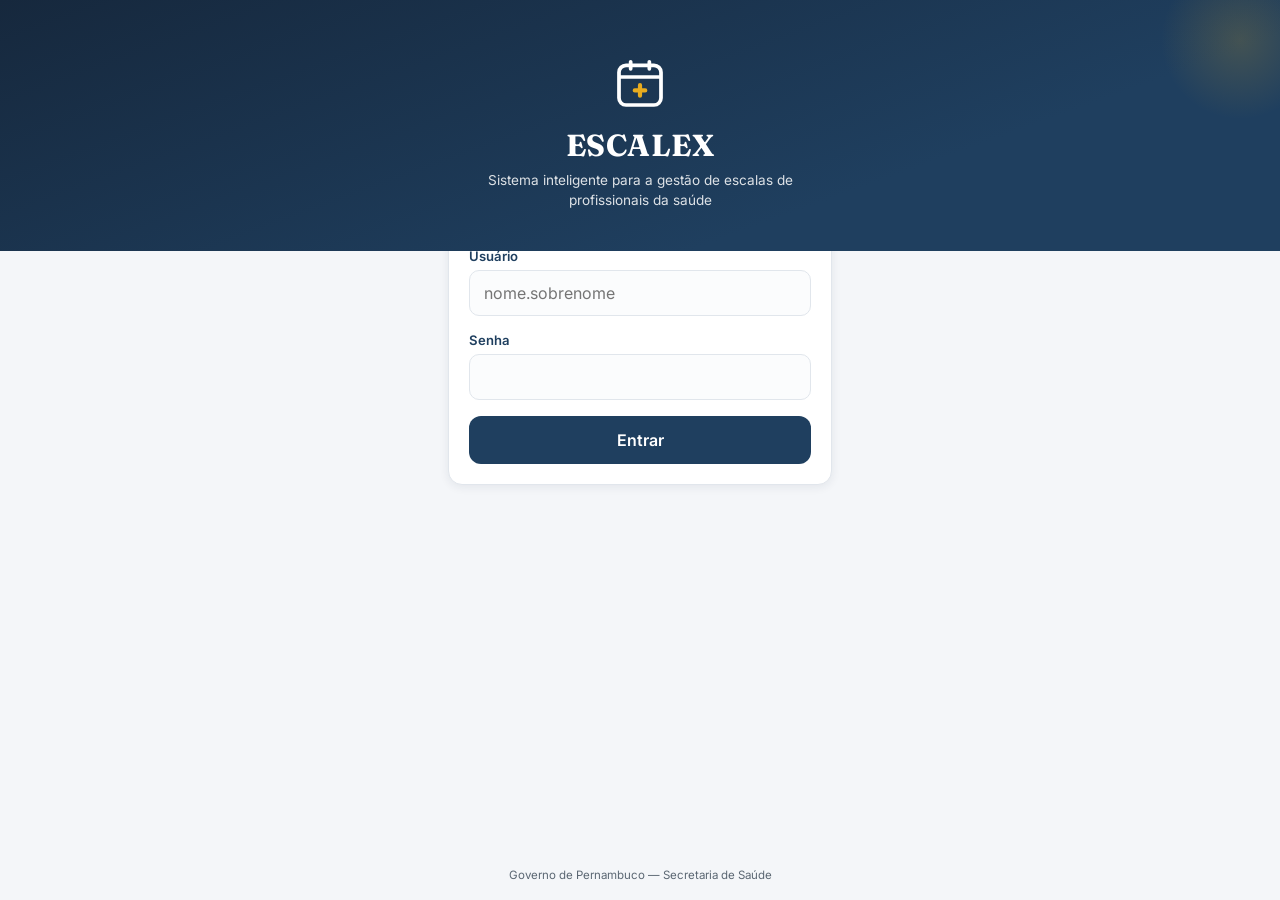
<file: index.html>
<!DOCTYPE html>
<html lang="pt-BR">
<head>
<meta charset="UTF-8">
<meta name="viewport" content="width=device-width, initial-scale=1.0, maximum-scale=1.0">
<title>Escalex — Escalas Médicas</title>
<link rel="manifest" href="manifest.json">
<link rel="preconnect" href="https://fonts.googleapis.com">
<link href="https://fonts.googleapis.com/css2?family=Fraunces:wght@600&family=Inter:wght@400;500;600;700&display=swap" rel="stylesheet">
<link rel="stylesheet" href="assets/css/style.css">
<style>
  .login-wrap {
    min-height: 100vh;
    display: flex;
    flex-direction: column;
  }
  .hero {
    background: linear-gradient(160deg, var(--navy-900), var(--navy-700) 70%);
    color: #fff;
    text-align: center;
    padding: 56px 24px 40px;
    position: relative;
    overflow: hidden;
  }
  .hero::after {
    content: '';
    position: absolute;
    right: -40px; top: -40px;
    width: 160px; height: 160px;
    border-radius: 50%;
    background: radial-gradient(circle, rgba(232,172,31,0.18), transparent 70%);
  }
  .hero-icon {
    width: 56px; height: 56px;
    margin: 0 auto 14px;
    display: block;
  }
  .hero h1 {
    font-family: var(--font-display);
    font-size: 1.9rem;
    margin: 0 0 6px;
    letter-spacing: 0.5px;
  }
  .hero p {
    font-size: 0.85rem;
    opacity: 0.85;
    margin: 0;
    max-width: 320px;
    margin: 0 auto;
    line-height: 1.5;
  }
  .login-body {
    flex: 1;
    margin-top: -24px;
  }
  .login-card {
    max-width: 420px;
    margin: 0 auto;
    padding: 0 18px;
  }
  .footer-gov {
    text-align: center;
    padding: 18px;
    font-size: 0.72rem;
    color: var(--ink-soft);
  }
</style>
</head>
<body>
<div class="login-wrap">
  <div class="hero">
    <svg class="hero-icon" viewBox="0 0 24 24" fill="none" xmlns="http://www.w3.org/2000/svg">
      <rect x="3" y="4" width="18" height="17" rx="3" stroke="#fff" stroke-width="1.6"/>
      <path d="M3 9H21" stroke="#fff" stroke-width="1.6"/>
      <path d="M8 2.5V5.5M16 2.5V5.5" stroke="#fff" stroke-width="1.6" stroke-linecap="round"/>
      <path d="M12 12.5V17M9.75 14.75H14.25" stroke="#e8ac1f" stroke-width="1.8" stroke-linecap="round"/>
    </svg>
    <h1>ESCALEX</h1>
    <p>Sistema inteligente para a gestão de escalas de profissionais da saúde</p>
  </div>

  <div class="login-body">
    <div class="login-card">
      <div class="card" style="margin-top: 0;">
        <div id="alertBox"></div>
        <form id="formLogin">
          <div class="field">
            <label for="username">Usuário</label>
            <input type="text" id="username" autocomplete="username" placeholder="nome.sobrenome" required>
          </div>
          <div class="field">
            <label for="senha">Senha</label>
            <input type="password" id="senha" autocomplete="current-password" required>
          </div>
          <button type="submit" class="btn btn-primary" id="btnEntrar">Entrar</button>
        </form>
      </div>
    </div>
  </div>

  <div class="footer-gov">
    Governo de Pernambuco — Secretaria de Saúde
  </div>
</div>

<script src="assets/js/api.js"></script>
<script src="assets/js/login.js"></script>
</body>
</html>
</file>
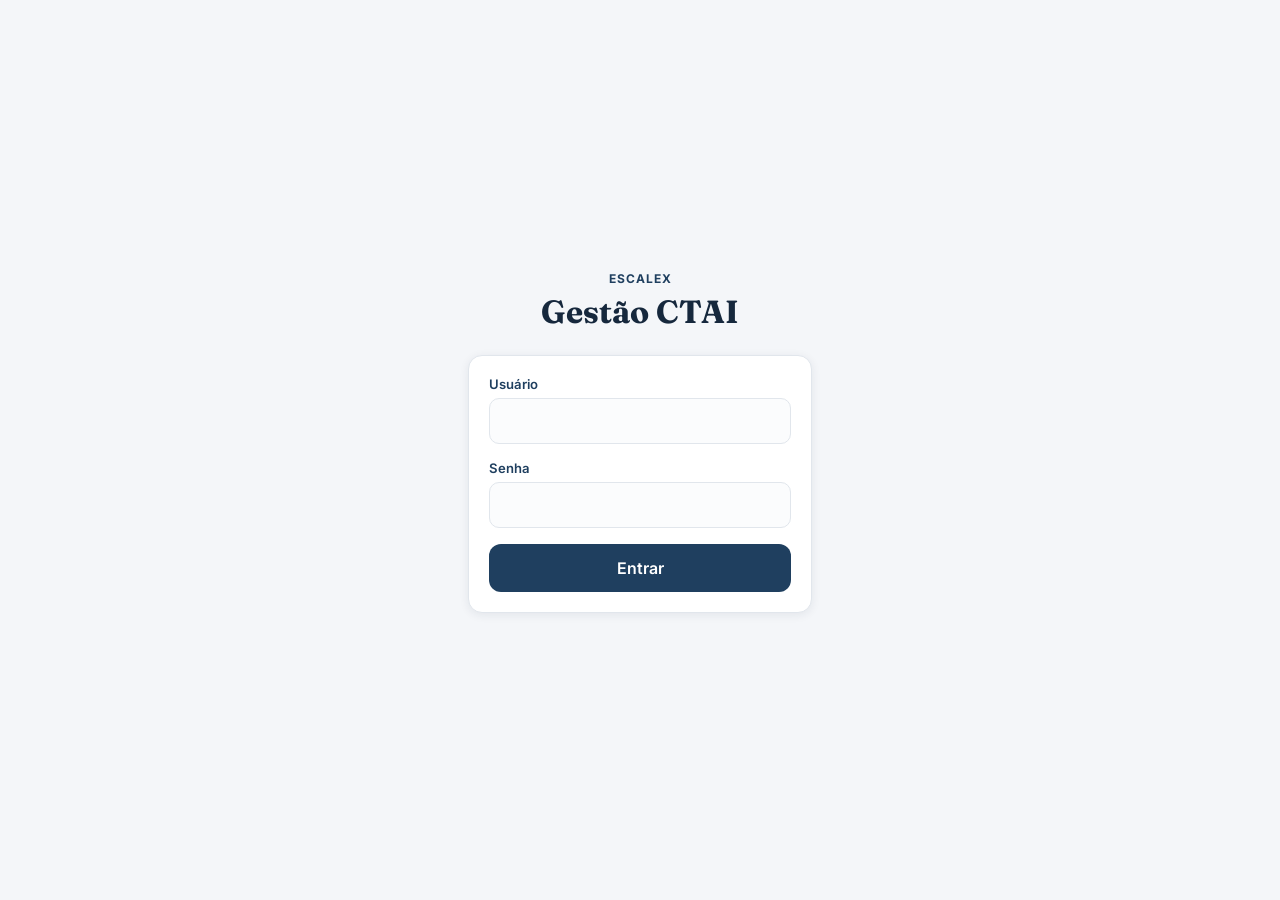
<file: ctai/index.html>
<!DOCTYPE html>
<html lang="pt-BR">
<head>
<meta charset="UTF-8">
<meta name="viewport" content="width=device-width, initial-scale=1.0">
<title>Escalex — Gestão CTAI</title>
<link href="https://fonts.googleapis.com/css2?family=Fraunces:wght@600&family=Inter:wght@400;500;600;700&display=swap" rel="stylesheet">
<link rel="stylesheet" href="../assets/css/style.css">
<style>
  body { display:flex; align-items:center; justify-content:center; min-height:100vh; }
  .login-box { max-width: 380px; width: 100%; padding: 0 18px; }
  .login-box .eyebrow { text-align:center; color: var(--navy-700); font-size:0.75rem; font-weight:700; letter-spacing:1px; text-transform:uppercase; margin-bottom:6px; }
  .login-box h1 { text-align:center; font-family: var(--font-display); color: var(--navy-900); margin: 0 0 24px; }
</style>
</head>
<body>
<div class="login-box">
  <div class="eyebrow">Escalex</div>
  <h1>Gestão CTAI</h1>
  <div class="card">
    <div id="alertBox"></div>
    <form id="formLoginGestor">
      <div class="field">
        <label for="username">Usuário</label>
        <input type="text" id="username" required>
      </div>
      <div class="field">
        <label for="senha">Senha</label>
        <input type="password" id="senha" required>
      </div>
      <button type="submit" class="btn btn-primary" id="btnEntrar">Entrar</button>
    </form>
  </div>
</div>
<script src="../assets/js/api.js"></script>
<script src="assets/js/login-ctai.js"></script>
</body>
</html>
</file>
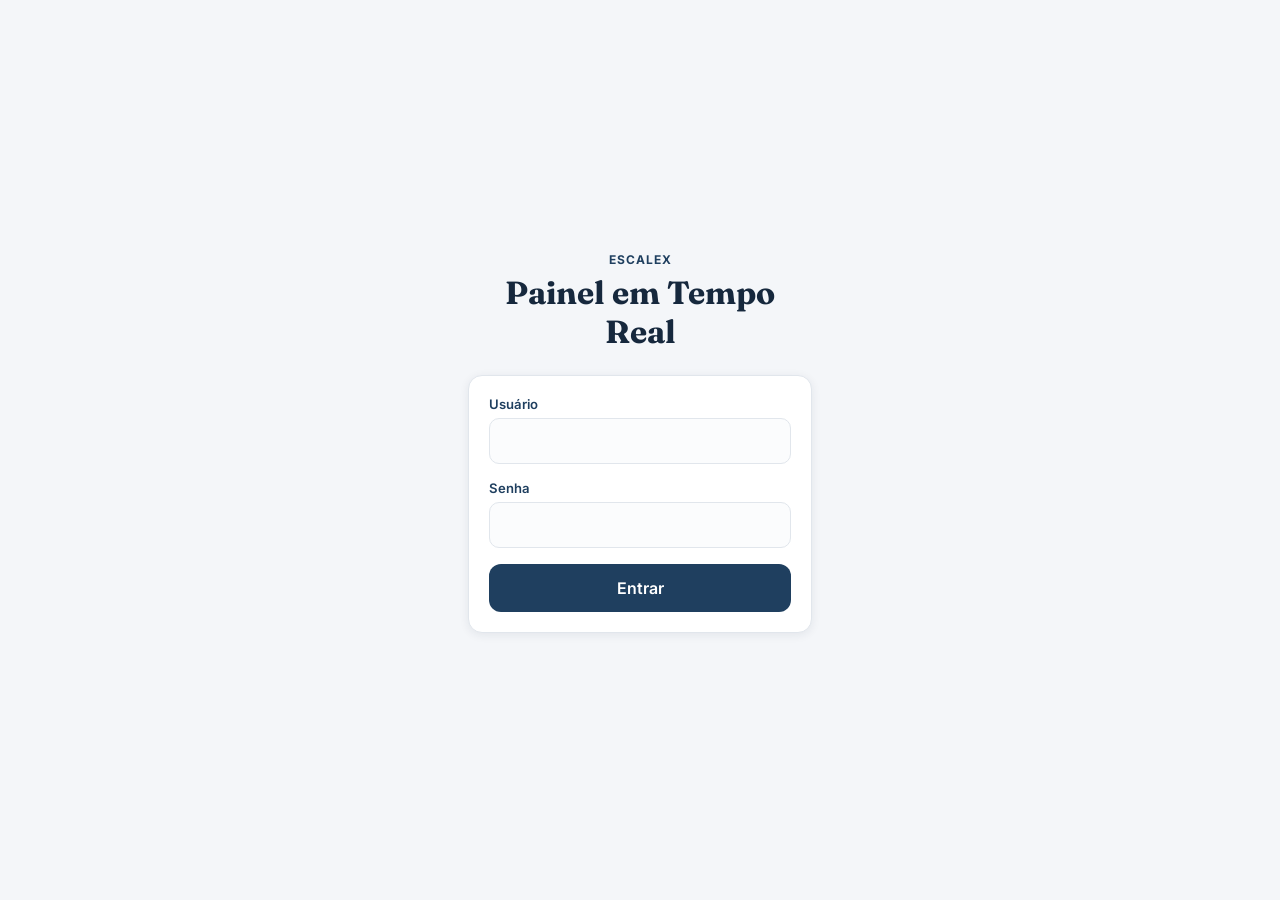
<file: dashboard/index.html>
<!DOCTYPE html>
<html lang="pt-BR">
<head>
<meta charset="UTF-8">
<meta name="viewport" content="width=device-width, initial-scale=1.0">
<title>Escalex — Painel em Tempo Real</title>
<link href="https://fonts.googleapis.com/css2?family=Fraunces:wght@600&family=Inter:wght@400;500;600;700&display=swap" rel="stylesheet">
<link rel="stylesheet" href="../assets/css/style.css">
<style>
  body { display:flex; align-items:center; justify-content:center; min-height:100vh; }
  .login-box { max-width: 380px; width: 100%; padding: 0 18px; }
  .login-box .eyebrow { text-align:center; color: var(--navy-700); font-size:0.75rem; font-weight:700; letter-spacing:1px; text-transform:uppercase; margin-bottom:6px; }
  .login-box h1 { text-align:center; font-family: var(--font-display); color: var(--navy-900); margin: 0 0 24px; }
</style>
</head>
<body>
<div class="login-box">
  <div class="eyebrow">Escalex</div>
  <h1>Painel em Tempo Real</h1>
  <div class="card">
    <div id="alertBox"></div>
    <form id="formLoginDashboard">
      <div class="field">
        <label for="username">Usuário</label>
        <input type="text" id="username" required>
      </div>
      <div class="field">
        <label for="senha">Senha</label>
        <input type="password" id="senha" required>
      </div>
      <button type="submit" class="btn btn-primary" id="btnEntrar">Entrar</button>
    </form>
  </div>
</div>
<script src="../assets/js/api.js"></script>
<script src="assets/js/login-dashboard.js"></script>
</body>
</html>
</file>
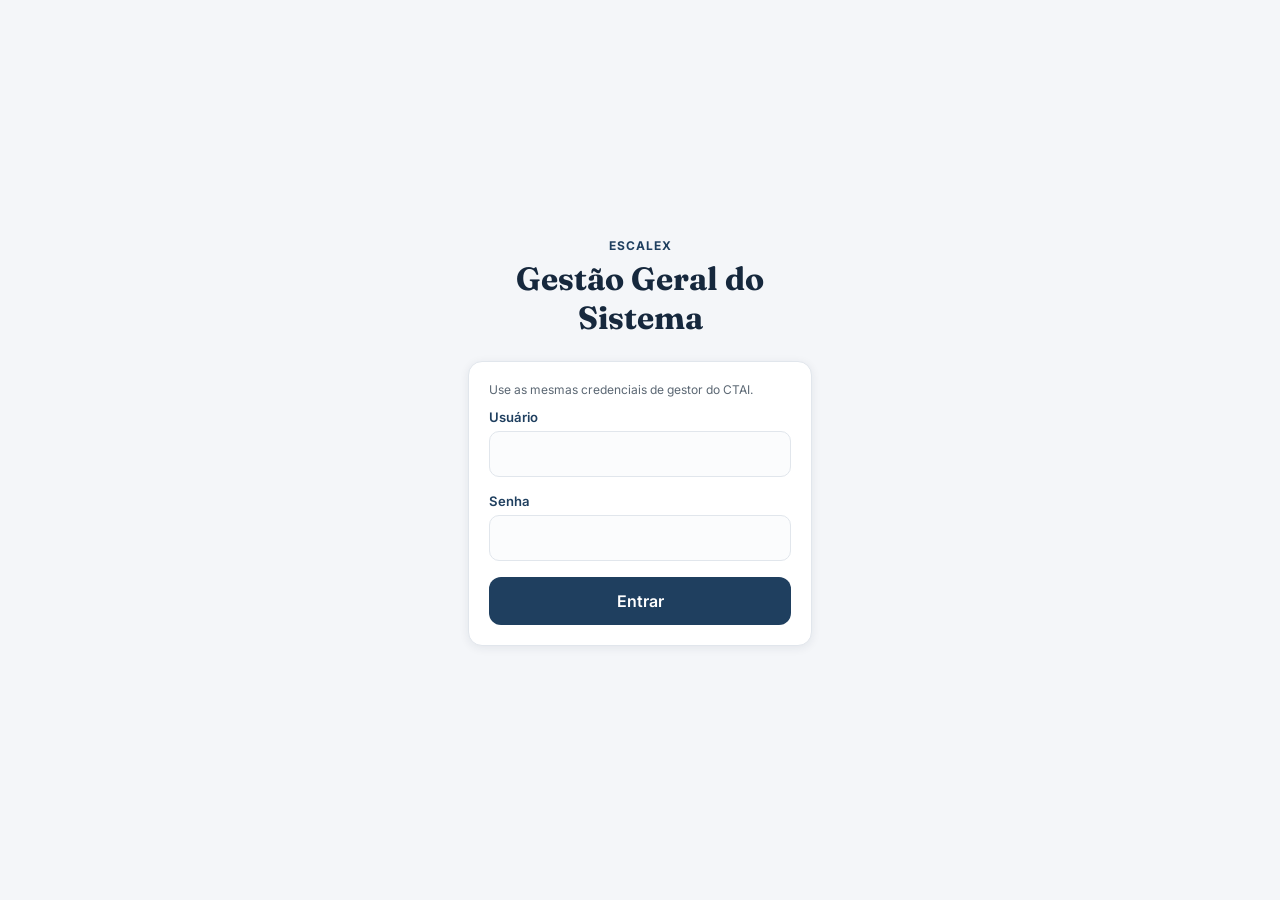
<file: geral/index.html>
<!DOCTYPE html>
<html lang="pt-BR">
<head>
<meta charset="UTF-8">
<meta name="viewport" content="width=device-width, initial-scale=1.0">
<title>Escalex — Gestão Geral do Sistema</title>
<link href="https://fonts.googleapis.com/css2?family=Fraunces:wght@600&family=Inter:wght@400;500;600;700&display=swap" rel="stylesheet">
<link rel="stylesheet" href="../assets/css/style.css">
<style>
  body { display:flex; align-items:center; justify-content:center; min-height:100vh; }
  .login-box { max-width: 380px; width: 100%; padding: 0 18px; }
  .login-box .eyebrow { text-align:center; color: var(--navy-700); font-size:0.75rem; font-weight:700; letter-spacing:1px; text-transform:uppercase; margin-bottom:6px; }
  .login-box h1 { text-align:center; font-family: var(--font-display); color: var(--navy-900); margin: 0 0 24px; }
</style>
</head>
<body>
<div class="login-box">
  <div class="eyebrow">Escalex</div>
  <h1>Gestão Geral do Sistema</h1>
  <div class="card">
    <p class="hint" style="margin-top:0;">Use as mesmas credenciais de gestor do CTAI.</p>
    <div id="alertBox"></div>
    <form id="formLoginGeral">
      <div class="field">
        <label for="username">Usuário</label>
        <input type="text" id="username" required>
      </div>
      <div class="field">
        <label for="senha">Senha</label>
        <input type="password" id="senha" required>
      </div>
      <button type="submit" class="btn btn-primary" id="btnEntrar">Entrar</button>
    </form>
  </div>
</div>
<script src="../assets/js/api.js"></script>
<script src="assets/js/login-geral.js"></script>
</body>
</html>
</file>
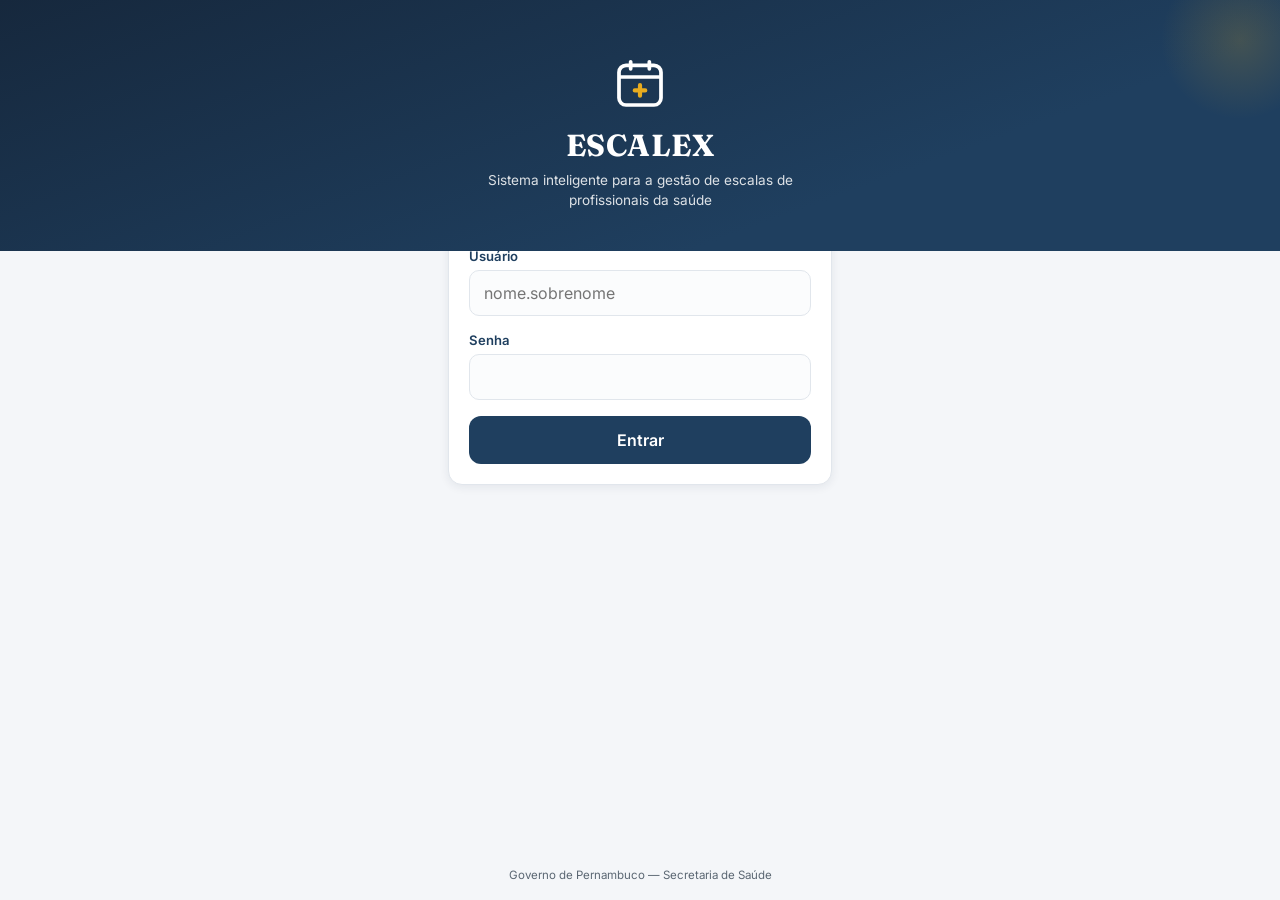
<file: arquivo.html>
<!DOCTYPE html>
<html lang="pt-BR">
<head>
<meta charset="UTF-8">
<meta name="viewport" content="width=device-width, initial-scale=1.0, maximum-scale=1.0">
<title>Escalex — Arquivo</title>
<link href="https://fonts.googleapis.com/css2?family=Fraunces:wght@600&family=Inter:wght@400;500;600;700&display=swap" rel="stylesheet">
<link rel="stylesheet" href="assets/css/style.css">
<style>
  .arquivo-card {
    background:#fff; border:1px solid var(--border); border-radius:12px;
    padding:14px 16px; margin-bottom:12px; cursor:pointer;
  }
  .arquivo-card .cabecalho { display:flex; justify-content:space-between; align-items:center; }
  .arquivo-card .data { font-weight:700; color: var(--navy-900); font-size:0.92rem; }
  .arquivo-detalhe { display:none; margin-top:12px; border-top:1px dashed var(--border); padding-top:12px; }
  .arquivo-detalhe.aberto { display:block; }
  .qtd-linha { display:flex; justify-content:space-between; font-size:0.85rem; padding:3px 0; }
  .fiscal-badge { font-size:0.72rem; font-weight:700; padding:3px 9px; border-radius:20px; }
  .fiscal-badge.total { background:#eaf6ef; color: var(--success); }
  .fiscal-badge.ressalva { background:#fff4dd; color: var(--warning); }
  .fiscal-badge.pendente { background:#eef1f4; color: var(--ink-soft); }
</style>
</head>
<body>

<div class="topbar">
  <svg class="brand-icon" viewBox="0 0 24 24" fill="none" xmlns="http://www.w3.org/2000/svg">
    <rect x="3" y="4" width="18" height="17" rx="3" stroke="#fff" stroke-width="1.6"/>
    <path d="M3 9H21" stroke="#fff" stroke-width="1.6"/>
    <path d="M8 2.5V5.5M16 2.5V5.5" stroke="#fff" stroke-width="1.6" stroke-linecap="round"/>
  </svg>
  <div>
    <h1>ESCALEX</h1>
    <div class="subtitle">Arquivo de plantões — somente consulta</div>
  </div>
</div>

<div class="container">
  <div id="alertBox"></div>
  <div id="listaArquivo">Carregando plantões encerrados…</div>
</div>

<nav class="bottom-nav">
  <a href="plantao.html"><span class="icone">📋</span>Plantão atual</a>
  <a href="arquivo.html" class="active"><span class="icone">🗂️</span>Arquivo</a>
</nav>

<script src="assets/js/api.js"></script>
<script src="assets/js/arquivo.js"></script>
</body>
</html>
</file>
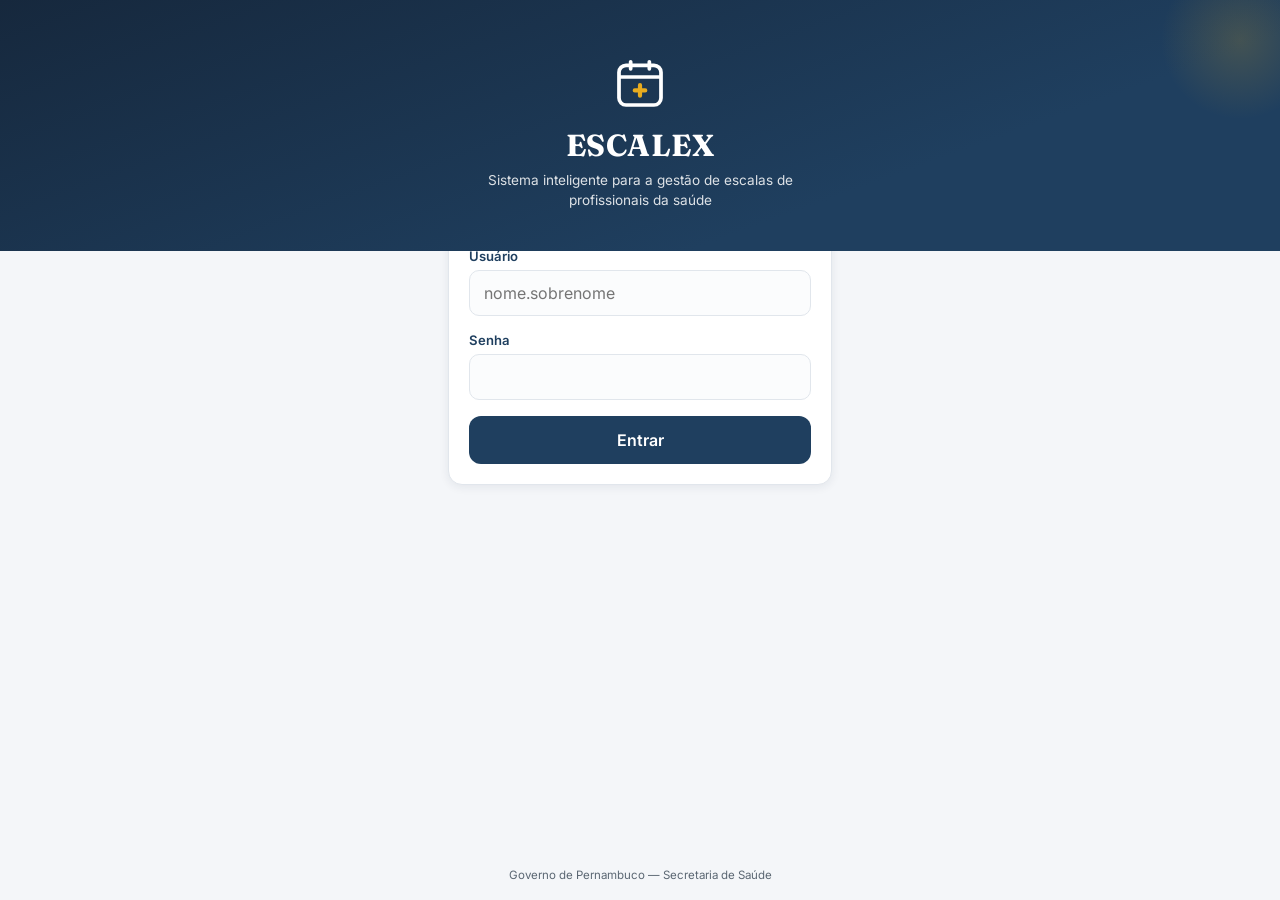
<file: trocar-senha.html>
<!DOCTYPE html>
<html lang="pt-BR">
<head>
<meta charset="UTF-8">
<meta name="viewport" content="width=device-width, initial-scale=1.0">
<title>Escalex — Trocar Senha</title>
<link href="https://fonts.googleapis.com/css2?family=Fraunces:wght@600&family=Inter:wght@400;500;600;700&display=swap" rel="stylesheet">
<link rel="stylesheet" href="assets/css/style.css">
</head>
<body>
<div class="topbar">
  <div>
    <h1>ESCALEX</h1>
    <div class="subtitle">Defina uma nova senha</div>
  </div>
</div>
<div class="container">
  <div id="alertBox"></div>
  <div class="card">
    <p class="hint" style="margin-top:0;">Este é seu primeiro acesso ou uma redefinição. Por segurança, defina uma nova senha antes de continuar.</p>
    <form id="formTrocarSenha">
      <div class="field">
        <label for="senhaAtual">Senha atual</label>
        <input type="password" id="senhaAtual" required>
      </div>
      <div class="field">
        <label for="senhaNova">Nova senha</label>
        <input type="password" id="senhaNova" minlength="6" required>
      </div>
      <div class="field">
        <label for="senhaNovaConfirma">Confirme a nova senha</label>
        <input type="password" id="senhaNovaConfirma" minlength="6" required>
      </div>
      <button type="submit" class="btn btn-primary">Salvar nova senha</button>
    </form>
  </div>
</div>
<script src="assets/js/api.js"></script>
<script>
  const usuario = EscalexSession.obter();
  if (!usuario) window.location.href = 'index.html';

  document.getElementById('formTrocarSenha').addEventListener('submit', async function (ev) {
    ev.preventDefault();
    const nova = document.getElementById('senhaNova').value;
    const confirma = document.getElementById('senhaNovaConfirma').value;
    const alertBox = document.getElementById('alertBox');

    if (nova !== confirma) {
      alertBox.innerHTML = '<div class="alert alert-error">As senhas não coincidem.</div>';
      return;
    }

    const resp = await EscalexAPI.post('trocarSenha', {
      id_usuario: usuario.id_usuario,
      senhaAtual: document.getElementById('senhaAtual').value,
      senhaNova: nova,
      tipo: 'usuario'
    });

    if (!resp.ok) {
      alertBox.innerHTML = `<div class="alert alert-error">${resp.erro}</div>`;
      return;
    }

    window.location.href = 'plantao.html';
  });
</script>
</body>
</html>
</file>
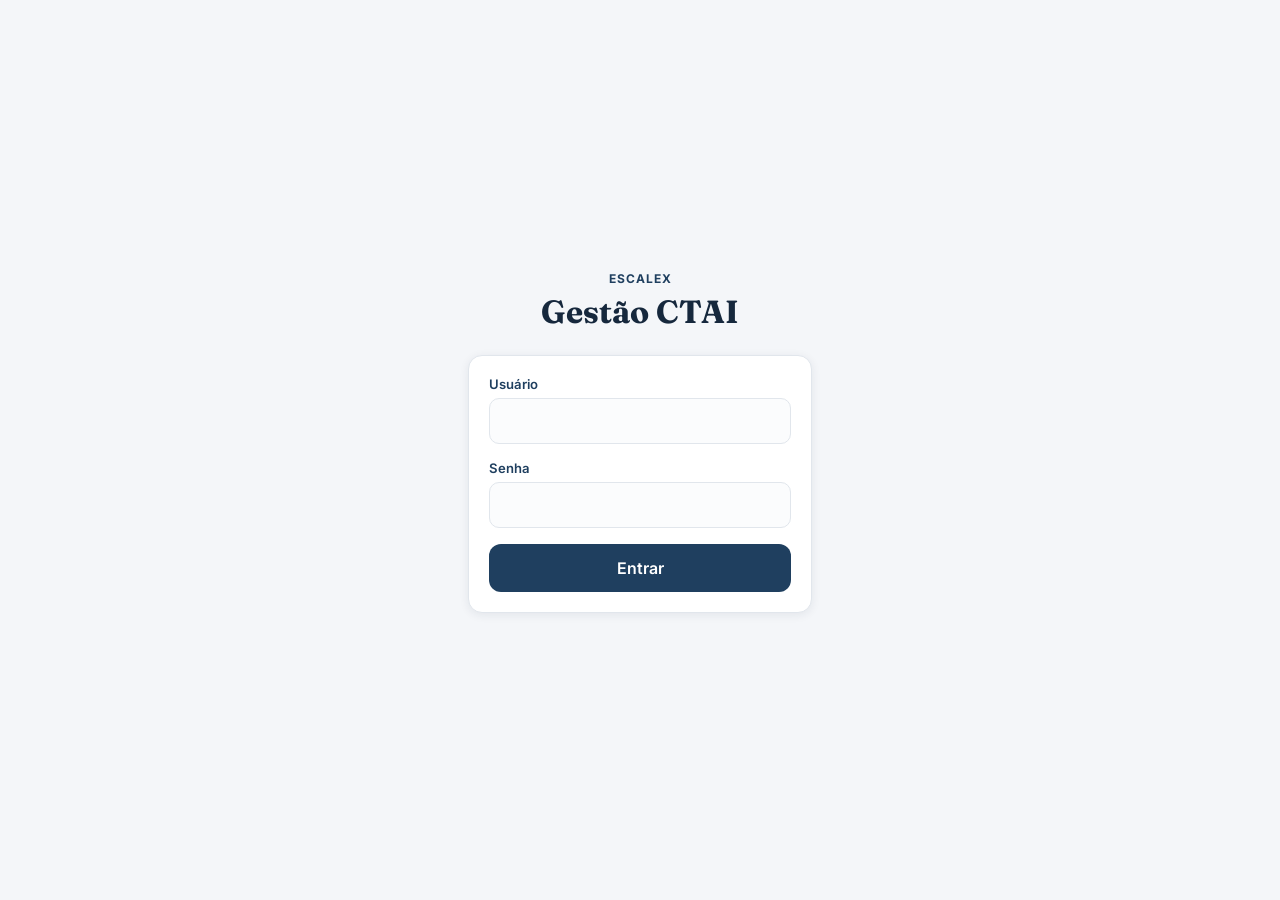
<file: ctai/unidade.html>
<!DOCTYPE html>
<html lang="pt-BR">
<head>
<meta charset="UTF-8">
<meta name="viewport" content="width=device-width, initial-scale=1.0">
<title>Escalex CTAI — Unidade</title>
<link href="https://fonts.googleapis.com/css2?family=Fraunces:wght@600&family=Inter:wght@400;500;600;700&display=swap" rel="stylesheet">
<link rel="stylesheet" href="../assets/css/style.css">
<style>
  .container { max-width: 760px; }
  .tabs { display:flex; gap:8px; margin-bottom:16px; }
  .tab-btn {
    flex:1; padding:10px; border-radius:10px; border:1.5px solid var(--border);
    background:#fff; font-weight:600; font-size:0.85rem; color: var(--ink-soft); cursor:pointer;
  }
  .tab-btn.active { background: var(--navy-700); color:#fff; border-color: var(--navy-700); }
  .tab-content { display:none; }
  .tab-content.active { display:block; }

  .esp-row { display:flex; align-items:center; gap:10px; padding:10px 0; border-bottom:1px solid var(--border); }
  .esp-row:last-child { border-bottom:none; }
  .esp-row .nome { flex:1; font-weight:500; }
  .esp-row input { width:64px; text-align:center; padding:6px; border-radius:8px; border:1px solid var(--border); }

  .usuario-row { padding:10px 0; border-bottom:1px solid var(--border); font-size:0.88rem; }
  .usuario-row:last-child { border-bottom:none; }
  .usuario-row .nome { font-weight:600; }
  .usuario-row .meta { color: var(--ink-soft); font-size:0.78rem; }
  .usuario-row button { margin-top:6px; font-size:0.75rem; padding:5px 10px; border-radius:8px; border:1px solid var(--border); background:#fff; }

  .plantao-card { border:1px solid var(--border); border-radius:12px; padding:14px; margin-bottom:12px; }
  .plantao-card .cabecalho { display:flex; justify-content:space-between; align-items:center; margin-bottom:10px; }
  .comparacao-item { display:flex; justify-content:space-between; font-size:0.85rem; padding:5px 0; }
  .comparacao-item .status-igual { color: var(--success); }
  .comparacao-item .status-faltante { color: var(--danger); font-weight:600; }
  .comparacao-item .status-excedente { color: var(--warning); font-weight:600; }
  .status-verde { color: var(--success); }
  .status-laranja { color: var(--warning); }
  .status-vermelho { color: var(--danger); }
  .obs-usuario { background:#fff8e8; border-radius:8px; padding:8px 10px; font-size:0.82rem; margin-top:8px; }
  .val-actions { display:flex; gap:8px; margin-top:12px; }
  .val-actions button { flex:1; font-size:0.8rem; padding:9px; border-radius:8px; border:1px solid var(--border); background:#fff; }
  .val-actions .btn-total { background: var(--success); color:#fff; border-color: var(--success); }
  .val-actions .btn-ressalva { background: var(--warning); color:#fff; border-color: var(--warning); }
  .ja-fiscalizado { font-size:0.78rem; color: var(--success); font-weight:600; }
  .fotos-mini { display:flex; gap:8px; margin-top:8px; }
  .fotos-mini a { font-size:0.78rem; color: var(--blue-accent); }

  .projeto-item { border:1px solid var(--border); border-radius:10px; padding:12px; margin-bottom:10px; }
  .projeto-item .cabecalho-projeto { display:flex; justify-content:space-between; align-items:center; cursor:pointer; }
  .projeto-item .nome-projeto { font-weight:600; font-size:0.9rem; }
  .projeto-item .periodo-projeto { font-size:0.75rem; color: var(--ink-soft); }
  .projeto-badge { font-size:0.7rem; font-weight:700; padding:3px 8px; border-radius:20px; }
  .projeto-badge.vigente { background:#eaf6ef; color: var(--success); }
  .projeto-badge.futuro { background:#eef1f4; color: var(--ink-soft); }
  .projeto-badge.encerrado { background:#f7e9e9; color: var(--danger); }
  .projeto-detalhe { display:none; margin-top:10px; border-top:1px dashed var(--border); padding-top:10px; }
  .projeto-detalhe.aberto { display:block; }
</style>
</head>
<body>
<div class="topbar">
  <div>
    <h1 id="nomeUnidadeTopo">ESCALEX</h1>
    <div class="subtitle">Gestão CTAI</div>
  </div>
</div>

<div class="container">
  <div class="tabs">
    <button class="tab-btn active" data-tab="fiscalizacao">Fiscalização</button>
    <button class="tab-btn" data-tab="config">Configurações</button>
  </div>

  <div id="alertBox"></div>

  <!-- FISCALIZAÇÃO -->
  <div class="tab-content active" id="tab-fiscalizacao">
    <div class="card">
      <div class="field" style="margin-bottom:0;">
        <label for="dataFiscalizacao">Data</label>
        <input type="date" id="dataFiscalizacao">
      </div>
    </div>
    <div id="listaPlantoes">Carregando plantões…</div>

    <div class="card">
      <h3 style="margin-top:0; font-size:0.95rem; color: var(--navy-700);">Emitir relatório do período</h3>
      <div style="display:flex; gap:10px;">
        <div class="field" style="flex:1;">
          <label for="relatorioInicio">De</label>
          <input type="date" id="relatorioInicio">
        </div>
        <div class="field" style="flex:1;">
          <label for="relatorioFim">Até</label>
          <input type="date" id="relatorioFim">
        </div>
      </div>
      <div style="display:flex; gap:10px;">
        <button class="btn btn-secondary" id="btnRelatorioPDF">📄 Gerar PDF</button>
        <button class="btn btn-secondary" id="btnRelatorioPlanilha">📊 Gerar Planilha</button>
      </div>
      <div id="relatorioResultado" style="margin-top:12px;"></div>
    </div>
  </div>

  <!-- CONFIGURAÇÕES -->
  <div class="tab-content" id="tab-config">
    <div class="card">
      <h3 style="margin-top:0; font-size:0.95rem; color: var(--navy-700);">Horários dos turnos</h3>
      <p class="hint" style="margin-top:0;">Define quando o app libera o registro de cada turno. O turno diurno vai do horário abaixo até o início do noturno (mesmo dia); o noturno vai até o início do diurno do dia seguinte.</p>
      <div style="display:flex; gap:10px;">
        <div class="field" style="flex:1;">
          <label for="horaInicioDiurno">Início do diurno</label>
          <input type="time" id="horaInicioDiurno">
        </div>
        <div class="field" style="flex:1;">
          <label for="horaInicioNoturno">Início do noturno</label>
          <input type="time" id="horaInicioNoturno">
        </div>
      </div>
      <button class="btn btn-secondary" id="btnSalvarHorarios">Salvar horários</button>
    </div>

    <div class="card">
      <h3 style="margin-top:0; font-size:0.95rem; color: var(--navy-700);">Projetos Especiais</h3>
      <p class="hint" style="margin-top:0;">Um projeto tem suas próprias especialidades, que só aparecem no app enquanto o período do projeto estiver vigente — separado do formulário padrão.</p>
      <div id="listaProjetos">Carregando…</div>
      <hr style="border:none; border-top:1px solid var(--border); margin:14px 0;">
      <div class="field">
        <label for="novoProjNome">Nome do projeto</label>
        <input type="text" id="novoProjNome" placeholder="Ex.: Campanha de combate à dengue">
      </div>
      <div style="display:flex; gap:10px;">
        <div class="field" style="flex:1;">
          <label for="novoProjInicio">Início</label>
          <input type="date" id="novoProjInicio">
        </div>
        <div class="field" style="flex:1;">
          <label for="novoProjFim">Fim</label>
          <input type="date" id="novoProjFim">
        </div>
      </div>
      <button class="btn btn-secondary" id="btnAddProjeto">Criar projeto</button>
    </div>

    <div class="card">
      <h3 style="margin-top:0; font-size:0.95rem; color: var(--navy-700);">Especialidades e quantitativo previsto</h3>
      <div id="listaEspecialidadesConfig">Carregando…</div>
      <hr style="border:none; border-top:1px solid var(--border); margin:14px 0;">
      <div class="field">
        <label for="novaEspNome">Nova especialidade</label>
        <input type="text" id="novaEspNome" placeholder="Ex.: Ortopedia">
      </div>
      <div style="display:flex; gap:10px;">
        <div class="field" style="flex:1;">
          <label for="novaEspDiurno">Previsto diurno</label>
          <input type="number" id="novaEspDiurno" min="0" value="0">
        </div>
        <div class="field" style="flex:1;">
          <label for="novaEspNoturno">Previsto noturno</label>
          <input type="number" id="novaEspNoturno" min="0" value="0">
        </div>
      </div>
      <button class="btn btn-secondary" id="btnAddEspecialidade">Adicionar especialidade</button>
    </div>

    <div class="card">
      <h3 style="margin-top:0; font-size:0.95rem; color: var(--navy-700);">Usuários do aplicativo</h3>
      <div id="listaUsuariosConfig">Carregando…</div>
      <hr style="border:none; border-top:1px solid var(--border); margin:14px 0;">
      <div class="field">
        <label for="novoUsrNome">Nome completo</label>
        <input type="text" id="novoUsrNome" placeholder="Nome e sobrenome">
      </div>
      <div class="field">
        <label for="novoUsrMatricula">Matrícula</label>
        <input type="text" id="novoUsrMatricula">
      </div>
      <div class="field">
        <label for="novoUsrConselho">Registro do conselho (opcional)</label>
        <input type="text" id="novoUsrConselho">
      </div>
      <div class="field">
        <label for="novoUsrFuncao">Função</label>
        <input type="text" id="novoUsrFuncao">
      </div>
      <button class="btn btn-secondary" id="btnAddUsuario">Cadastrar usuário (senha inicial: 123)</button>
    </div>
  </div>
</div>

<script src="../assets/js/api.js"></script>
<script src="assets/js/unidade.js"></script>
</body>
</html>
</file>
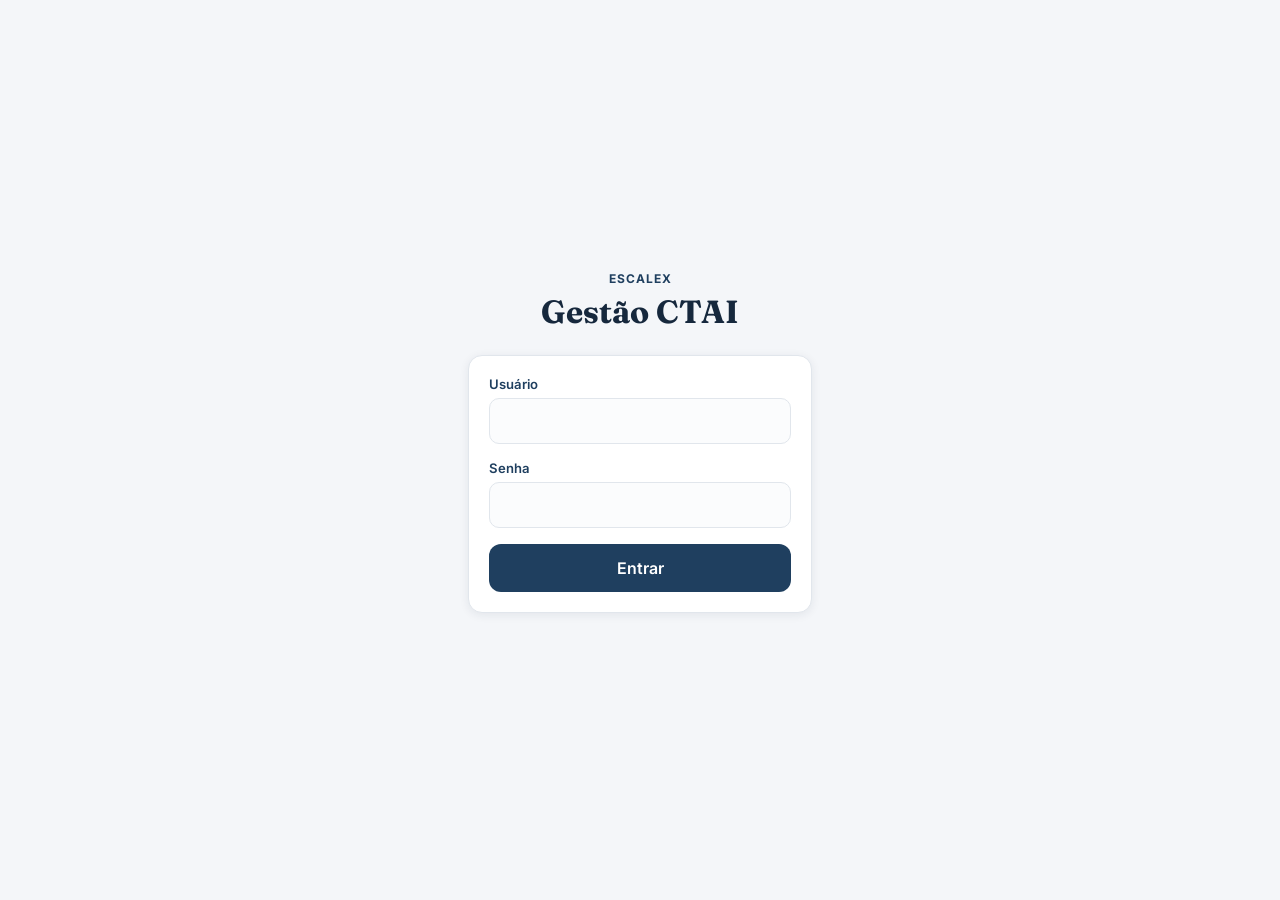
<file: ctai/unidades.html>
<!DOCTYPE html>
<html lang="pt-BR">
<head>
<meta charset="UTF-8">
<meta name="viewport" content="width=device-width, initial-scale=1.0">
<title>Escalex CTAI — Unidades</title>
<link href="https://fonts.googleapis.com/css2?family=Fraunces:wght@600&family=Inter:wght@400;500;600;700&display=swap" rel="stylesheet">
<link rel="stylesheet" href="../assets/css/style.css">
<style>
  .container { max-width: 720px; }
  .unidade-item {
    display:flex; align-items:center; justify-content:space-between;
    padding:14px 16px; border-radius:12px; border:1px solid var(--border);
    background:#fff; margin-bottom:10px; cursor:pointer; transition: border-color .15s;
  }
  .unidade-item:hover { border-color: var(--blue-accent); }
  .unidade-item .nome { font-weight:600; color: var(--navy-900); }
  .unidade-item .tipo { font-size:0.78rem; color: var(--ink-soft); }
  .toolbar { display:flex; justify-content:space-between; align-items:center; margin-bottom: 14px; }
  .toolbar h2 { font-family: var(--font-display); color: var(--navy-900); margin:0; font-size:1.3rem; }
</style>
</head>
<body>
<div class="topbar">
  <div>
    <h1>ESCALEX</h1>
    <div class="subtitle">Gestão CTAI</div>
  </div>
</div>

<div class="container">
  <div class="card" id="cardConfigGlobal" style="display:flex; align-items:center; justify-content:space-between; gap:12px;">
    <div>
      <div style="font-weight:600; color: var(--navy-700); font-size:0.9rem;">Alertas automáticos de plantão atrasado</div>
      <div class="hint" id="statusAlertasTexto" style="margin-top:2px;">Carregando…</div>
    </div>
    <button class="btn btn-secondary" id="btnToggleAlertas" style="width:auto; white-space:nowrap;">…</button>
  </div>

  <div class="toolbar">
    <h2>Unidades</h2>
    <button class="btn btn-secondary" style="width:auto;" id="btnNovaUnidade">+ Nova unidade</button>
  </div>

  <div id="formNovaUnidade" class="card" style="display:none;">
    <div class="field">
      <label for="novoNome">Nome da unidade</label>
      <input type="text" id="novoNome" placeholder="Ex.: UPA Coqueiral">
    </div>
    <div class="field">
      <label for="novoTipo">Tipo</label>
      <select id="novoTipo" style="width:100%; padding:12px; border-radius:10px; border:1.5px solid var(--border);">
        <option value="Hospital">Hospital</option>
        <option value="UPA">UPA</option>
        <option value="UPAE">UPAE</option>
      </select>
    </div>
    <button class="btn btn-primary" id="btnSalvarUnidade">Salvar unidade</button>
  </div>

  <div id="alertBox"></div>
  <div id="listaUnidades">Carregando unidades…</div>
</div>

<script src="../assets/js/api.js"></script>
<script src="assets/js/unidades.js"></script>
</body>
</html>
</file>
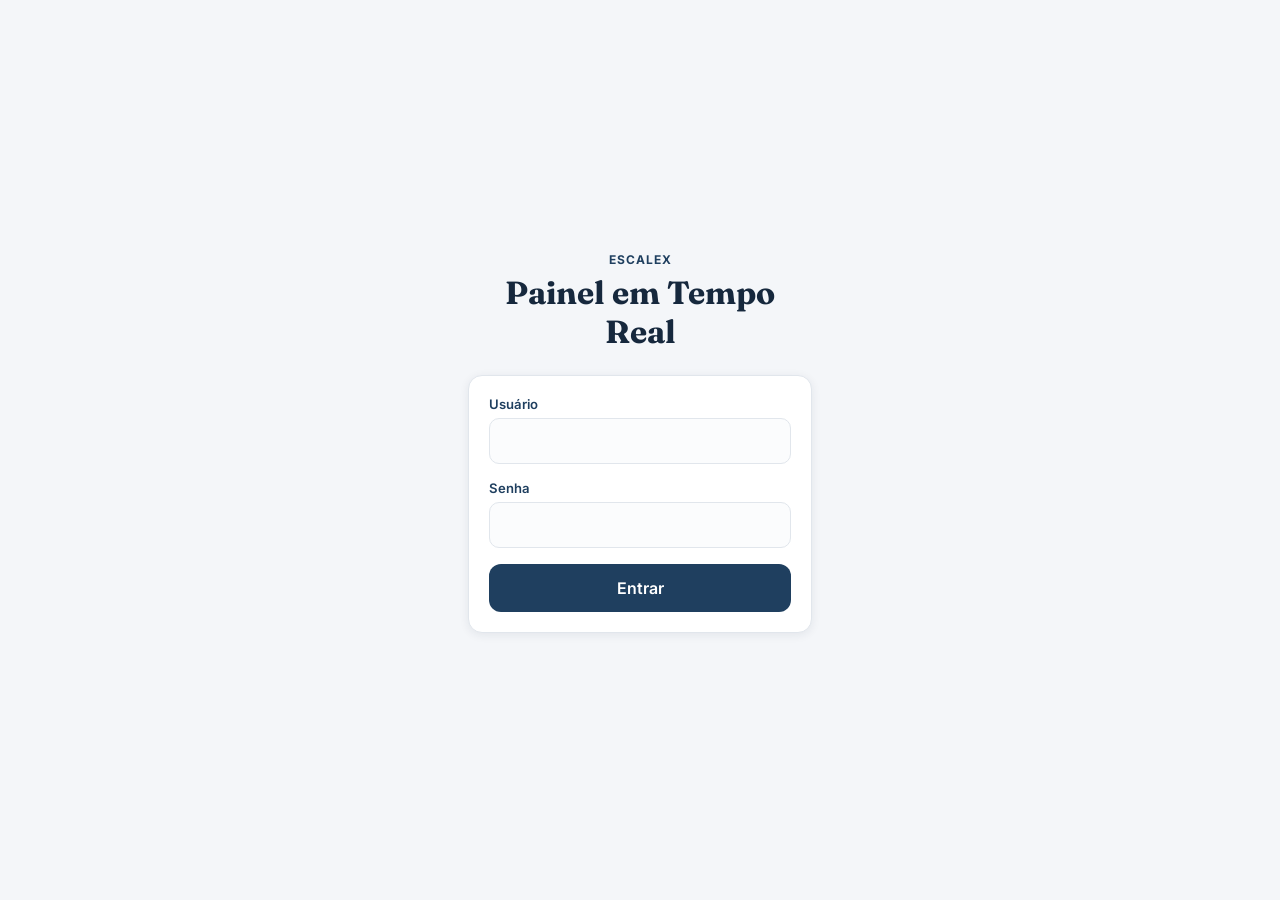
<file: dashboard/painel.html>
<!DOCTYPE html>
<html lang="pt-BR">
<head>
<meta charset="UTF-8">
<meta name="viewport" content="width=device-width, initial-scale=1.0">
<title>Escalex — Painel em Tempo Real</title>
<link href="https://fonts.googleapis.com/css2?family=Fraunces:wght@600&family=Inter:wght@400;500;600;700&display=swap" rel="stylesheet">
<link rel="stylesheet" href="../assets/css/style.css">
<style>
  body { background: var(--bg); }
  .container { max-width: 1100px; }

  .live-badge {
    display:inline-flex; align-items:center; gap:6px;
    font-size:0.72rem; font-weight:700; color: var(--success);
    background:#eaf6ef; padding:4px 10px; border-radius:20px;
  }
  .live-dot { width:7px; height:7px; border-radius:50%; background: var(--success); animation: pulseLive 1.4s infinite; }
  @keyframes pulseLive { 0%,100% { opacity:1; } 50% { opacity:0.3; } }

  .filtros { display:flex; flex-wrap:wrap; gap:10px; align-items:flex-end; margin-bottom:16px; }
  .filtros .field { margin-bottom:0; min-width:160px; }
  .filtros select { width:100%; padding:10px 12px; border-radius:10px; border:1.5px solid var(--border); background:#fbfcfd; font-family: var(--font-body); }

  .grid-unidades { display:grid; grid-template-columns: repeat(auto-fill, minmax(280px, 1fr)); gap:14px; }
  .unidade-card { background:#fff; border:1px solid var(--border); border-radius:14px; padding:16px; box-shadow: var(--shadow-card); }
  .unidade-card .cabecalho-u { display:flex; justify-content:space-between; align-items:flex-start; margin-bottom:10px; }
  .unidade-card h3 { margin:0; font-size:1rem; color: var(--navy-900); font-family: var(--font-display); }
  .unidade-card .sem-registro-aviso { font-size:0.76rem; color: var(--danger); font-weight:600; margin-bottom:8px; }

  .esp-linha { display:flex; justify-content:space-between; align-items:center; padding:5px 0; font-size:0.85rem; border-bottom:1px dashed var(--border); }
  .esp-linha:last-child { border-bottom:none; }
  .esp-valor { font-weight:700; }
  .esp-valor.completo { color: var(--success); }
  .esp-valor.excedente { color: var(--warning); }
  .esp-valor.faltante { color: var(--danger); }
  .esp-valor.sem_registro { color: var(--ink-soft); }

  .periodo-tabs { display:flex; flex-wrap:wrap; gap:8px; margin-bottom:14px; }
  .periodo-tabs button { flex:1; min-width:110px; padding:9px; border-radius:10px; border:1.5px solid var(--border); background:#fff; font-size:0.82rem; font-weight:600; color: var(--ink-soft); cursor:pointer; }
  .periodo-tabs button.active { background: var(--navy-700); color:#fff; border-color: var(--navy-700); }

  .periodo-personalizado { display:none; gap:10px; align-items:flex-end; margin-bottom:14px; }
  .periodo-personalizado.aberto { display:flex; }
  .periodo-personalizado .field { margin-bottom:0; }

  .empty-state { text-align:center; padding:30px; color: var(--ink-soft); font-size:0.9rem; }
  .sair-link { color: rgba(255,255,255,0.75); font-size:0.78rem; text-decoration:underline; cursor:pointer; }
</style>
</head>
<body>

<div class="topbar" style="display:flex; justify-content:space-between; align-items:center;">
  <div style="display:flex; align-items:center; gap:12px;">
    <svg class="brand-icon" viewBox="0 0 24 24" fill="none" xmlns="http://www.w3.org/2000/svg">
      <rect x="3" y="4" width="18" height="17" rx="3" stroke="#fff" stroke-width="1.6"/>
      <path d="M3 9H21" stroke="#fff" stroke-width="1.6"/>
      <path d="M8 2.5V5.5M16 2.5V5.5" stroke="#fff" stroke-width="1.6" stroke-linecap="round"/>
    </svg>
    <div>
      <h1>ESCALEX</h1>
      <div class="subtitle">Painel de acompanhamento em tempo real</div>
    </div>
  </div>
  <div style="display:flex; align-items:center; gap:14px;">
    <span class="live-badge"><span class="live-dot"></span>AO VIVO</span>
    <span class="sair-link" id="btnSair">Sair</span>
  </div>
</div>

<div class="container">
  <div class="card">
    <div class="filtros">
      <div class="field">
        <label for="filtroUnidade">Unidade</label>
        <select id="filtroUnidade"><option value="">Todas as unidades</option></select>
      </div>
      <div class="field">
        <label for="filtroStatus">Mostrar (quadro ao vivo)</label>
        <select id="filtroStatus">
          <option value="">Todas as especialidades</option>
          <option value="faltante">Só faltantes</option>
          <option value="excedente">Só excedentes</option>
          <option value="sem_registro">Só sem registro</option>
        </select>
      </div>
      <div class="field" style="margin-left:auto;">
        <button class="btn btn-secondary" id="btnExportarCsv" style="width:auto;">⬇️ Exportar CSV</button>
      </div>
    </div>
    <div class="hint" id="ultimaAtualizacao" style="margin-bottom:0;">Carregando…</div>
  </div>

  <div id="gridUnidades" class="grid-unidades"></div>

  <div class="card" style="margin-top:20px;">
    <h3 style="margin-top:0; font-size:0.95rem; color: var(--navy-700);">Tendência de cobertura</h3>
    <p class="hint" style="margin-top:0;">Filtre por uma unidade para ver os números dela, ou deixe em "Todas as unidades" para somar as especialidades em comum entre elas.</p>
    <div class="periodo-tabs">
      <button data-periodo="vigente" class="active">Plantão vigente</button>
      <button data-periodo="ultimo_fechado">Último plantão fechado</button>
      <button data-periodo="7d">7 dias</button>
      <button data-periodo="30d">30 dias</button>
      <button data-periodo="personalizado">Período específico</button>
    </div>
    <div class="periodo-personalizado" id="blocoPersonalizado">
      <div class="field">
        <label for="dataInicioPersonalizado">De</label>
        <input type="date" id="dataInicioPersonalizado">
      </div>
      <div class="field">
        <label for="dataFimPersonalizado">Até</label>
        <input type="date" id="dataFimPersonalizado">
      </div>
      <div class="field" id="blocoTurnoUnico" style="display:none;">
        <label for="turnoUnico">Turno</label>
        <select id="turnoUnico">
          <option value="">Diurno + Noturno</option>
          <option value="diurno">Só diurno</option>
          <option value="noturno">Só noturno</option>
        </select>
      </div>
      <button class="btn btn-secondary" id="btnAplicarPersonalizado" style="width:auto;">Aplicar</button>
    </div>
    <div id="graficoTendencia">Carregando…</div>
  </div>
</div>

<script src="../assets/js/api.js"></script>
<script src="assets/js/dashboard.js"></script>
</body>
</html>
</file>
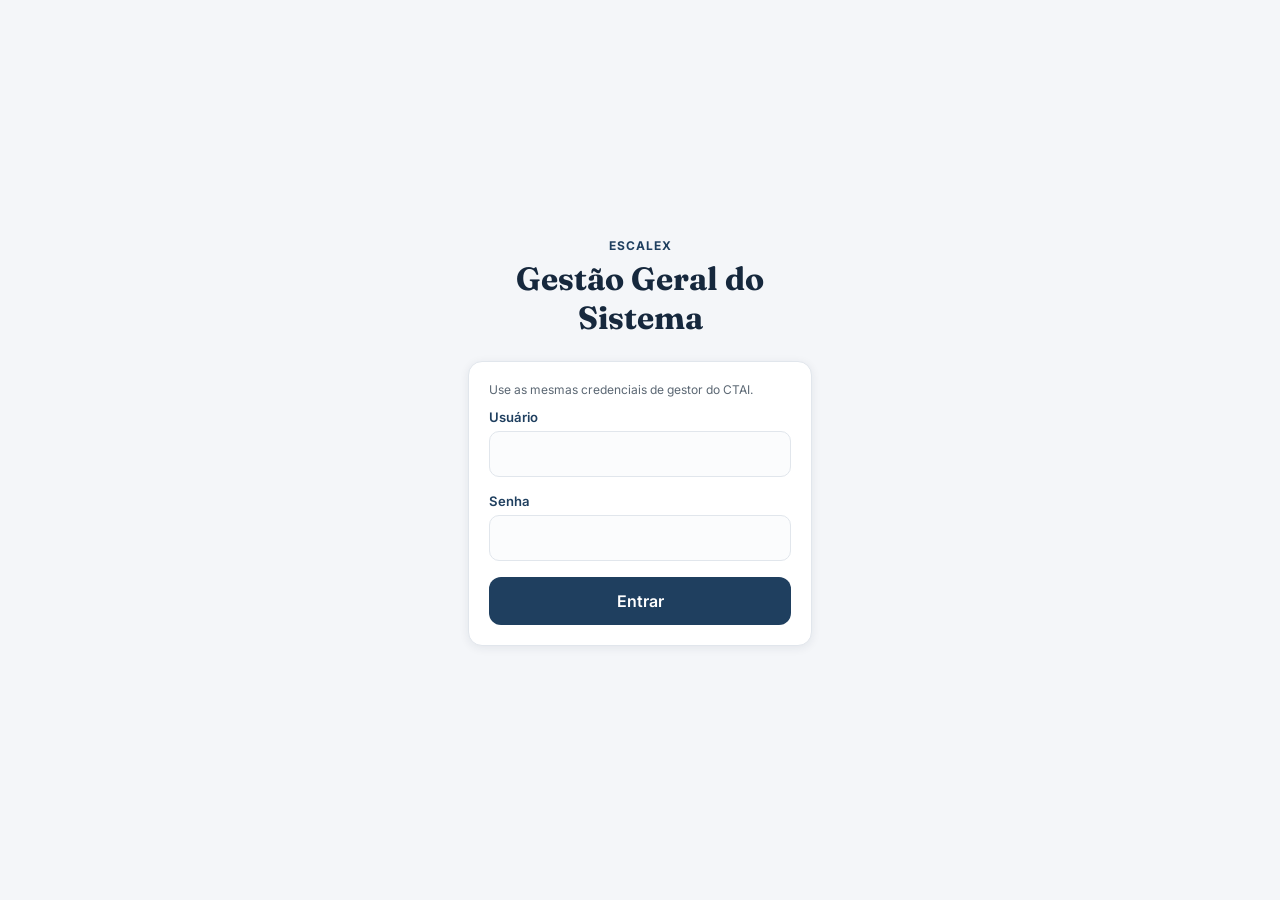
<file: geral/usuarios-dashboard.html>
<!DOCTYPE html>
<html lang="pt-BR">
<head>
<meta charset="UTF-8">
<meta name="viewport" content="width=device-width, initial-scale=1.0">
<title>Escalex — Usuários do Dashboard</title>
<link href="https://fonts.googleapis.com/css2?family=Fraunces:wght@600&family=Inter:wght@400;500;600;700&display=swap" rel="stylesheet">
<link rel="stylesheet" href="../assets/css/style.css">
<style>
  .container { max-width: 640px; }
  .usuario-row { display:flex; justify-content:space-between; align-items:center; padding:12px 0; border-bottom:1px solid var(--border); font-size:0.88rem; }
  .usuario-row:last-child { border-bottom:none; }
  .usuario-row .nome { font-weight:600; }
  .usuario-row .meta { color: var(--ink-soft); font-size:0.78rem; }
  .usuario-row .acoes button { font-size:0.75rem; padding:5px 10px; border-radius:8px; border:1px solid var(--border); background:#fff; margin-left:6px; }
  .badge-inativo { background:#f7e9e9; color: var(--danger); font-size:0.7rem; font-weight:700; padding:2px 8px; border-radius:20px; margin-left:8px; }
</style>
</head>
<body>
<div class="topbar">
  <div>
    <h1>ESCALEX</h1>
    <div class="subtitle">Gestão Geral do Sistema — Usuários do Dashboard</div>
  </div>
</div>

<div class="container">
  <div id="alertBox"></div>

  <div class="card">
    <h3 style="margin-top:0; font-size:0.95rem; color: var(--navy-700);">Usuários com acesso ao Dashboard</h3>
    <div id="listaUsuarios">Carregando…</div>
  </div>

  <div class="card">
    <h3 style="margin-top:0; font-size:0.95rem; color: var(--navy-700);">Novo usuário</h3>
    <div class="field">
      <label for="novoNome">Nome completo</label>
      <input type="text" id="novoNome" placeholder="Nome e sobrenome">
    </div>
    <div class="field">
      <label for="novaSenha">Senha (deixe em branco para usar "123")</label>
      <input type="text" id="novaSenha" placeholder="123">
    </div>
    <button class="btn btn-primary" id="btnCriarUsuario">Criar usuário</button>
  </div>
</div>

<script src="../assets/js/api.js"></script>
<script src="assets/js/usuarios-dashboard.js"></script>
</body>
</html>
</file>
<file: assets/css/style.css>
/* Escalex — estilo compartilhado
   Paleta extraída da identidade visual enviada (navy + branco + acento do brasão) */

:root {
  --navy-900: #16283d;
  --navy-700: #1f3f5f;
  --navy-500: #2e5c86;
  --blue-accent: #4f8fc4;
  --sun-gold: #e8ac1f;      /* do sol no brasão de PE */
  --bg: #f4f6f9;
  --surface: #ffffff;
  --ink: #1c2733;
  --ink-soft: #5b6773;
  --border: #e1e6ec;
  --success: #2f9e64;
  --warning: #d9822b;
  --danger: #c94545;

  --font-display: 'Fraunces', Georgia, serif;
  --font-body: 'Inter', -apple-system, BlinkMacSystemFont, 'Segoe UI', sans-serif;

  --radius: 14px;
  --shadow-card: 0 2px 10px rgba(22, 40, 61, 0.08);
}

* { box-sizing: border-box; }

body {
  margin: 0;
  font-family: var(--font-body);
  background: var(--bg);
  color: var(--ink);
  -webkit-tap-highlight-color: transparent;
}

.topbar {
  background: linear-gradient(135deg, var(--navy-900), var(--navy-700));
  color: #fff;
  padding: 18px 20px 22px;
  display: flex;
  align-items: center;
  gap: 12px;
}

.topbar .brand-icon {
  width: 34px;
  height: 34px;
  flex-shrink: 0;
}

.topbar h1 {
  font-family: var(--font-display);
  font-size: 1.3rem;
  font-weight: 600;
  margin: 0;
  letter-spacing: 0.5px;
}

.topbar .subtitle {
  font-size: 0.75rem;
  opacity: 0.85;
  margin-top: 2px;
}

.container {
  max-width: 480px;
  margin: 0 auto;
  padding: 20px 18px 90px;
}

.card {
  background: var(--surface);
  border-radius: var(--radius);
  box-shadow: var(--shadow-card);
  border: 1px solid var(--border);
  padding: 20px;
  margin-bottom: 16px;
}

.field {
  margin-bottom: 16px;
}

.field label {
  display: block;
  font-size: 0.82rem;
  font-weight: 600;
  color: var(--navy-700);
  margin-bottom: 6px;
}

.field input[type="text"],
.field input[type="password"],
.field input[type="number"],
.field textarea {
  width: 100%;
  padding: 12px 14px;
  border: 1.5px solid var(--border);
  border-radius: 10px;
  font-size: 1rem;
  font-family: var(--font-body);
  background: #fbfcfd;
  transition: border-color 0.15s;
}

.field input:focus,
.field textarea:focus {
  outline: none;
  border-color: var(--blue-accent);
  background: #fff;
}

.field.readonly input {
  background: #eef1f4;
  color: var(--ink-soft);
  border-style: dashed;
}

.hint {
  font-size: 0.75rem;
  color: var(--ink-soft);
  margin-top: 4px;
}

.hint.previous {
  color: var(--blue-accent);
  font-weight: 500;
}

.btn {
  display: inline-flex;
  align-items: center;
  justify-content: center;
  gap: 8px;
  width: 100%;
  padding: 14px 18px;
  border-radius: 12px;
  border: none;
  font-size: 1rem;
  font-weight: 600;
  font-family: var(--font-body);
  cursor: pointer;
  transition: transform 0.08s, opacity 0.15s;
}

.btn:active { transform: scale(0.98); }

.btn-primary {
  background: var(--navy-700);
  color: #fff;
}
.btn-primary:hover { background: var(--navy-900); }

.btn-secondary {
  background: #fff;
  color: var(--navy-700);
  border: 1.5px solid var(--navy-700);
}

.btn:disabled { opacity: 0.5; cursor: not-allowed; }

.badge {
  display: inline-block;
  padding: 4px 10px;
  border-radius: 20px;
  font-size: 0.72rem;
  font-weight: 700;
  letter-spacing: 0.3px;
  text-transform: uppercase;
}
.badge-diurno { background: #fff4dd; color: var(--warning); }
.badge-noturno { background: #e4ecf7; color: var(--navy-700); }

.alert {
  padding: 12px 14px;
  border-radius: 10px;
  font-size: 0.88rem;
  margin-bottom: 16px;
}
.alert-error { background: #fbeaea; color: var(--danger); border: 1px solid #f2c9c9; }
.alert-success { background: #eaf6ef; color: var(--success); border: 1px solid #c9e9d4; }

.signature-pad {
  width: 100%;
  height: 160px;
  border: 1.5px dashed var(--border);
  border-radius: 10px;
  background: #fbfcfd;
  touch-action: none;
}

.photo-preview {
  width: 100%;
  border-radius: 10px;
  border: 1px solid var(--border);
  margin-top: 10px;
  display: none;
}

.geo-status {
  display: flex;
  align-items: center;
  gap: 8px;
  font-size: 0.8rem;
  color: var(--ink-soft);
  margin-top: 8px;
}

.geo-dot {
  width: 8px; height: 8px; border-radius: 50%;
  background: var(--ink-soft);
}
.geo-dot.ok { background: var(--success); }
.geo-dot.pending { background: var(--warning); animation: pulse 1.2s infinite; }

@keyframes pulse {
  0%, 100% { opacity: 1; }
  50% { opacity: 0.3; }
}

.readonly-block {
  background: #f7f9fb;
  border-radius: 10px;
  padding: 12px 14px;
  font-size: 0.85rem;
  color: var(--ink-soft);
  margin-bottom: 16px;
  line-height: 1.6;
}
.readonly-block strong { color: var(--ink); }

/* Barra de navegação inferior do app (Plantão atual / Arquivo) */
.bottom-nav {
  position: fixed;
  bottom: 0; left: 0; right: 0;
  display: flex;
  background: #fff;
  border-top: 1px solid var(--border);
  box-shadow: 0 -2px 10px rgba(22,40,61,0.06);
  z-index: 40;
}
.bottom-nav a {
  flex: 1;
  text-align: center;
  padding: 10px 0 8px;
  text-decoration: none;
  color: var(--ink-soft);
  font-size: 0.72rem;
  font-weight: 600;
}
.bottom-nav a .icone { display:block; font-size: 1.2rem; margin-bottom: 2px; }
.bottom-nav a.active { color: var(--navy-700); }
</file>
